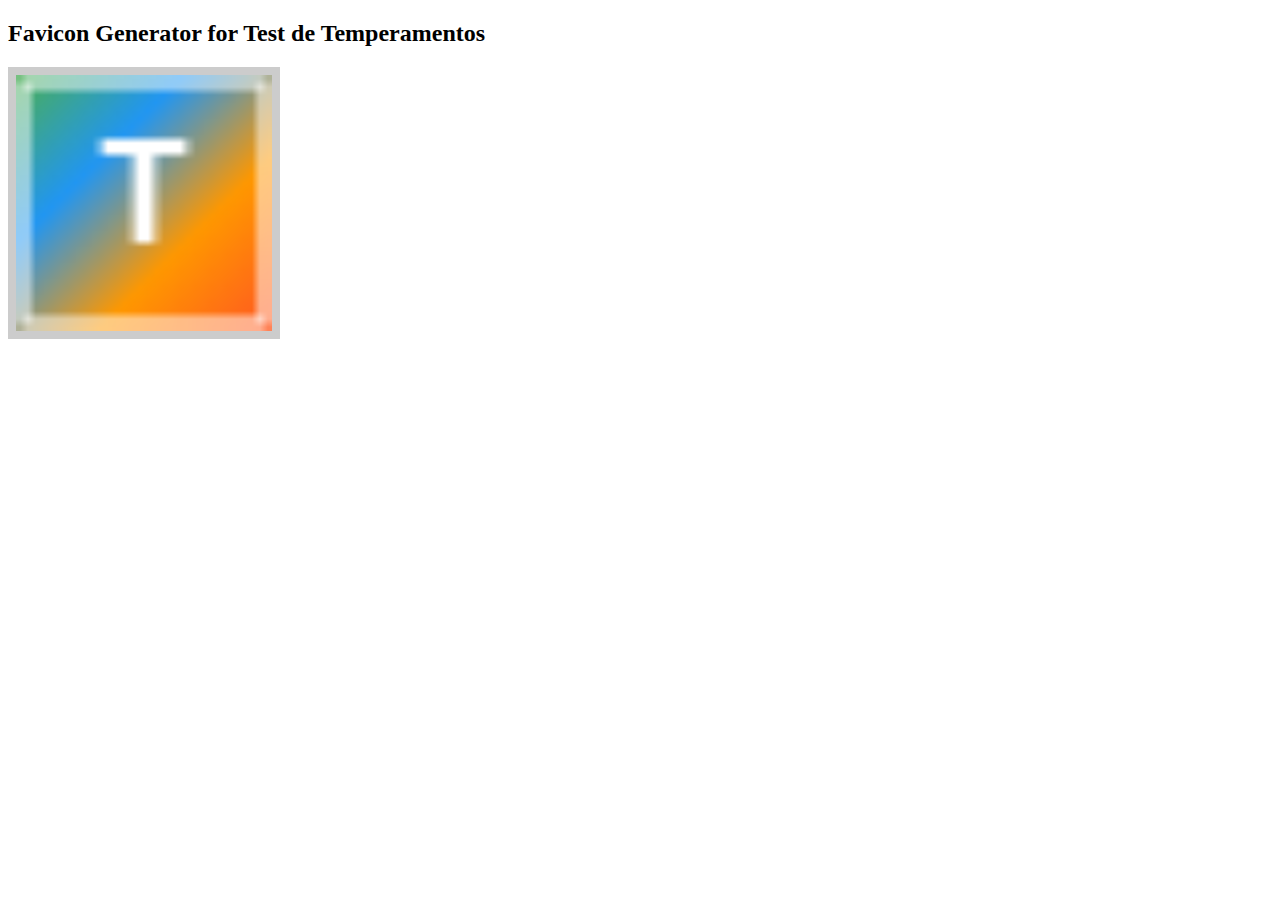
<file: create-favicons.html>
<!DOCTYPE html>
<html>
<head>
    <title>Favicon Generator</title>
</head>
<body>
    <h2>Favicon Generator for Test de Temperamentos</h2>
    <canvas id="canvas" width="32" height="32" style="border: 1px solid #ccc; transform: scale(8); transform-origin: 0 0;"></canvas>
    
    <script>
        const canvas = document.getElementById('canvas');
        const ctx = canvas.getContext('2d');
        
        // Create gradient background
        const gradient = ctx.createLinearGradient(0, 0, 32, 32);
        gradient.addColorStop(0, '#4CAF50');
        gradient.addColorStop(0.33, '#2196F3');
        gradient.addColorStop(0.66, '#FF9800');
        gradient.addColorStop(1, '#FF5722');
        
        // Background
        ctx.fillStyle = gradient;
        ctx.fillRect(0, 0, 32, 32);
        
        // White border
        ctx.strokeStyle = '#ffffff';
        ctx.lineWidth = 1;
        ctx.strokeRect(1, 1, 30, 30);
        
        // Brain symbol
        ctx.fillStyle = '#ffffff';
        ctx.font = 'bold 20px Arial';
        ctx.textAlign = 'center';
        ctx.textBaseline = 'middle';
        ctx.fillText('🧠', 16, 16);
        
        // Generate PNG
        const link = document.createElement('a');
        link.download = 'favicon.png';
        link.href = canvas.toDataURL();
        link.click();
        
        // Also create a simpler version with just initials
        ctx.clearRect(0, 0, 32, 32);
        ctx.fillStyle = gradient;
        ctx.fillRect(0, 0, 32, 32);
        ctx.strokeStyle = '#ffffff';
        ctx.lineWidth = 1;
        ctx.strokeRect(1, 1, 30, 30);
        
        ctx.fillStyle = '#ffffff';
        ctx.font = 'bold 18px Arial';
        ctx.textAlign = 'center';
        ctx.textBaseline = 'middle';
        ctx.fillText('T', 16, 16);
        
        const link2 = document.createElement('a');
        link2.download = 'favicon-simple.png';
        link2.href = canvas.toDataURL();
        link2.click();
    </script>
</body>
</html>
</file>
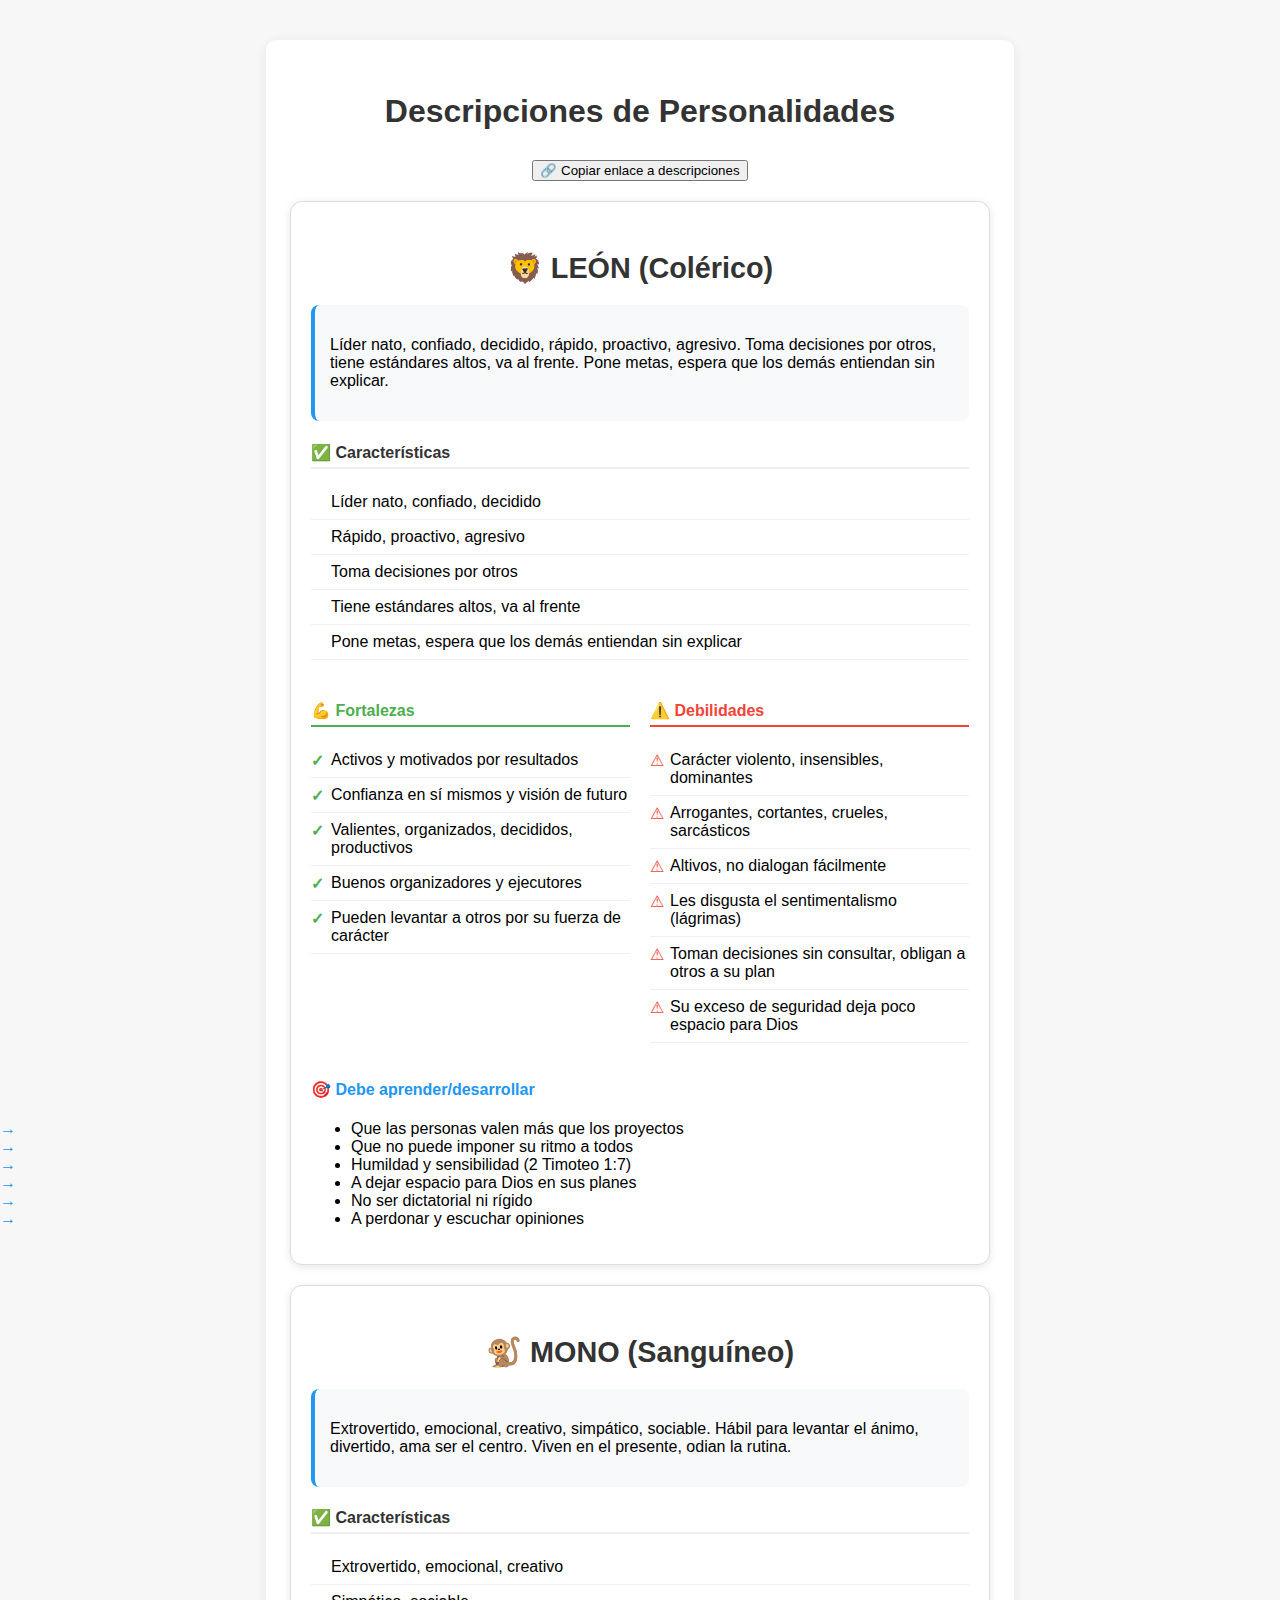
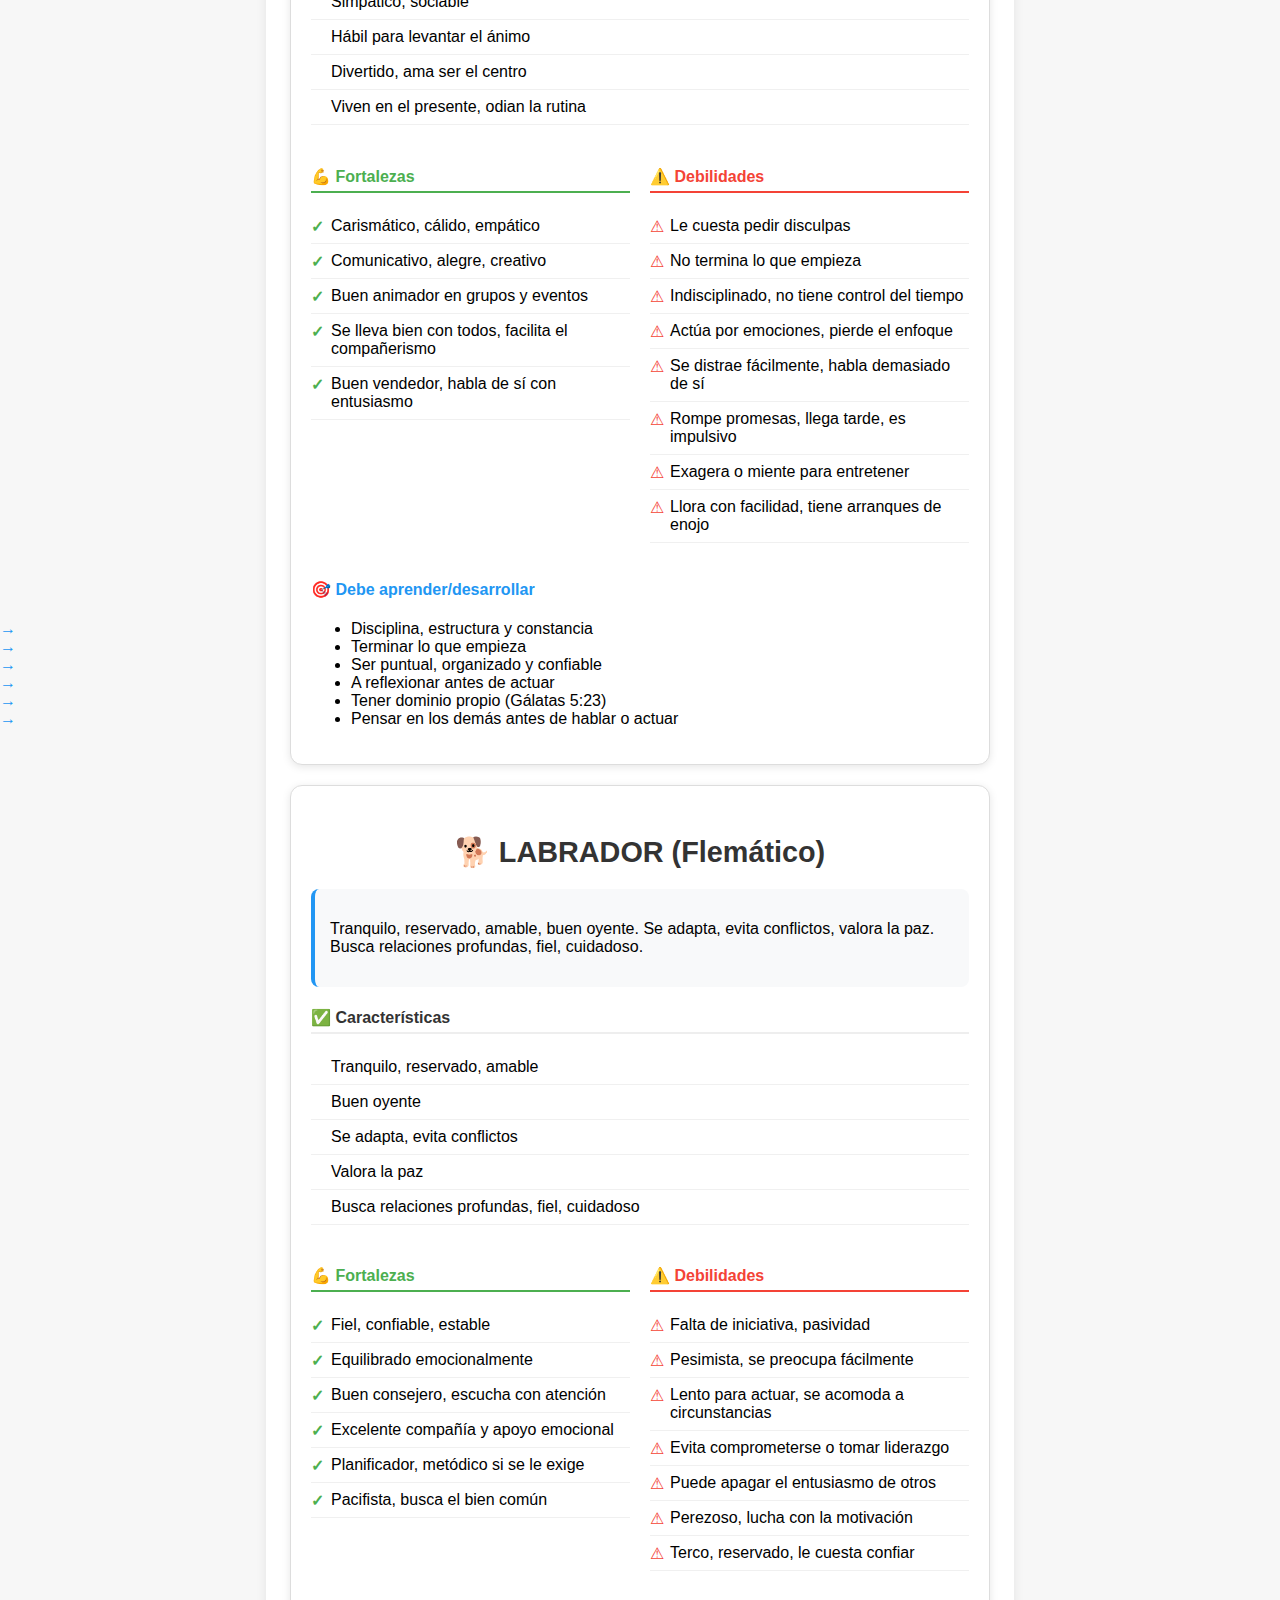
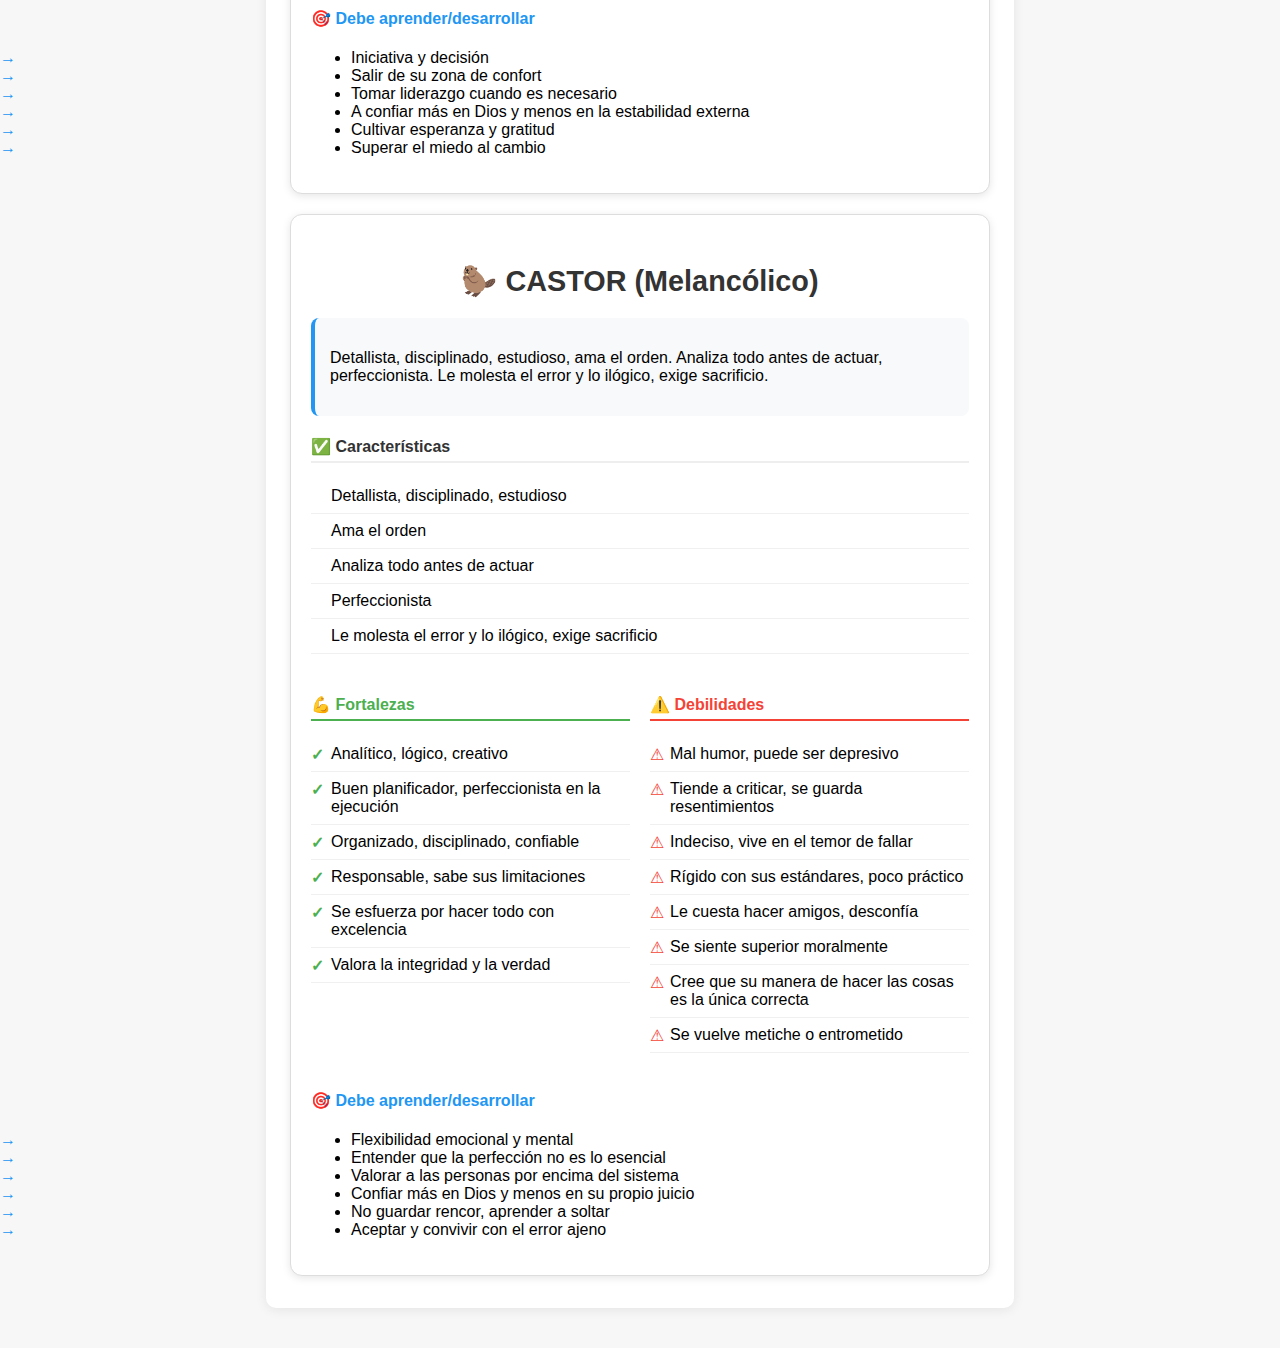
<file: descriptions.html>
<!DOCTYPE html>
<html lang="es">
  <head>
  <meta charset="UTF-8">
  <meta name="viewport" content="width=device-width, initial-scale=1.0">
  <title>Descripciones - Test de Personalidades</title>
  <meta name="description" content="Descripciones de los temperamentos">
  <link rel="stylesheet" href="style.css?v=20250812-1">
  <script defer src="data.js?v=20250812-1"></script>
  <script defer src="descriptions.js?v=20250812-1"></script>
  </head>
  <body>
    <div class="container">
      <h1>Descripciones de Personalidades</h1>
      <div style="text-align:center;margin-bottom:12px;">
        <button id="btn-copy-info-link" class="share-btn" type="button">🔗 Copiar enlace a descripciones</button>
      </div>
      <div id="info-list"></div>
    </div>
  </body>
  </html>
</file>
<file: style.css>
body {
  font-family: Arial, sans-serif;
  background: #f7f7f7;
  margin: 0;
  padding: 0;
}
.container {
  max-width: 700px;
  margin: 40px auto;
  background: #fff;
  padding: 32px 24px;
  border-radius: 10px;
  box-shadow: 0 2px 12px rgba(0,0,0,0.08);
}
h1 {
  text-align: center;
  color: #333;
  margin-bottom: 30px;
}

/* Barra de progreso */
#progress-bar {
  background: #e0e0e0;
  border-radius: 10px;
  height: 20px;
  margin-bottom: 30px;
  position: relative;
  overflow: hidden;
}
#progress-fill {
  background: linear-gradient(90deg, #4caf50, #2196f3);
  height: 100%;
  border-radius: 10px;
  transition: width 0.3s ease;
  width: 0%;
}
#progress-text {
  position: absolute;
  top: 50%;
  left: 50%;
  transform: translate(-50%, -50%);
  font-size: 12px;
  font-weight: bold;
  color: #555;
}

/* Contenedor de pregunta */
#question-container {
  text-align: center;
  margin-bottom: 40px;
}
#current-question {
  font-size: 1.4em;
  color: #444;
  margin-bottom: 30px;
  line-height: 1.5;
}

/* Escala de respuesta */
.scale-container {
  max-width: 500px;
  margin: 0 auto;
  text-align: center;
}

/* Eliminados los scale-labels para simplificar la interfaz */

.slider-container {
  position: relative;
  margin: 20px 0;
}

#answer-slider {
  width: 100%;
  height: 8px;
  border-radius: 5px;
  background: linear-gradient(to right, #ff5722 0%, #ff9800 33%, #4caf50 66%, #2196f3 100%);
  outline: none;
  -webkit-appearance: none;
  cursor: pointer;
}

#answer-slider::-webkit-slider-thumb {
  appearance: none;
  width: 25px;
  height: 25px;
  border-radius: 50%;
  background: white;
  border: 3px solid #2196f3;
  cursor: pointer;
  box-shadow: 0 2px 6px rgba(0,0,0,0.2);
  transition: all 0.2s ease;
}

#answer-slider::-webkit-slider-thumb:hover {
  transform: scale(1.2);
  box-shadow: 0 4px 12px rgba(0,0,0,0.3);
}

#answer-slider::-moz-range-thumb {
  width: 25px;
  height: 25px;
  border-radius: 50%;
  background: white;
  border: 3px solid #2196f3;
  cursor: pointer;
  box-shadow: 0 2px 6px rgba(0,0,0,0.2);
}

.slider-values {
  display: flex;
  justify-content: space-between;
  margin-top: 15px;
  position: relative;
  gap: 8px;
}

.value-label {
  min-width: 80px;
  padding: 8px 12px;
  border-radius: 20px;
  background: #f0f0f0;
  display: flex;
  align-items: center;
  justify-content: center;
  font-weight: 500;
  font-size: 0.85em;
  color: #666;
  transition: all 0.3s ease;
  cursor: pointer;
  user-select: none;
  border: 2px solid transparent;
}

.value-label.active {
  background: #2196f3;
  color: white;
  transform: scale(1.05);
  border-color: #1976d2;
  font-weight: bold;
}

.value-label:hover {
  background: #e3f2fd;
  color: #1976d2;
  border-color: #2196f3;
}

.current-selection {
  margin: 20px 0;
  font-size: 1.2em;
  font-weight: bold;
  color: #2196f3;
}

.navigation-buttons {
  display: flex;
  gap: 15px;
  justify-content: center;
  margin-top: 20px;
}

.next-btn, .prev-btn {
  border: none;
  padding: 15px 30px;
  border-radius: 25px;
  font-size: 1.1em;
  font-weight: bold;
  cursor: pointer;
  transition: all 0.3s ease;
  min-width: 140px;
}

.next-btn {
  background: linear-gradient(135deg, #2196f3, #1976d2);
  color: white;
  box-shadow: 0 4px 15px rgba(33, 150, 243, 0.3);
}

.next-btn:hover {
  transform: translateY(-2px);
  box-shadow: 0 6px 20px rgba(33, 150, 243, 0.4);
}

.prev-btn {
  background: linear-gradient(135deg, #757575, #616161);
  color: white;
  box-shadow: 0 4px 15px rgba(117, 117, 117, 0.3);
}

.prev-btn:hover {
  transform: translateY(-2px);
  box-shadow: 0 6px 20px rgba(117, 117, 117, 0.4);
}

.prev-btn:disabled {
  background: #e0e0e0;
  color: #9e9e9e;
  cursor: not-allowed;
  transform: none;
  box-shadow: none;
}

.next-btn:active, .prev-btn:active {
  transform: translateY(0);
}
#result {
  text-align: left;
  font-size: 1em;
  margin-top: 24px;
  display: none;
}

/* Estilos para el resultado */
.resultado-container {
  max-width: 100%;
}
.resultado-container h2, .resultado-container h3 {
  text-align: center;
  margin-bottom: 20px;
}

/* Resumen de puntajes */
.puntajes-resumen {
  display: grid;
  grid-template-columns: repeat(auto-fit, minmax(150px, 1fr));
  gap: 10px;
  margin: 20px 0;
}
.puntaje-item {
  background: #f5f5f5;
  padding: 15px;
  border-radius: 8px;
  text-align: center;
  cursor: pointer;
  transition: all 0.3s ease;
  border: 2px solid transparent;
}
.puntaje-item:hover {
  background: #e8f5e8;
  transform: translateY(-2px);
}
.puntaje-item.principal {
  background: linear-gradient(135deg, #ffd700, #ffed4e);
  border-color: #f39c12;
}
.puntaje-item.seleccionado {
  border-color: #2196f3;
  background: #e3f2fd;
}
.puntaje-item .emoji {
  font-size: 2em;
  display: block;
  margin-bottom: 5px;
}
.puntaje-item .nombre {
  font-weight: bold;
  display: block;
  margin-bottom: 5px;
}
.puntaje-item .puntos {
  color: #666;
  font-size: 0.9em;
  display: block;
}
.puntaje-item .posicion {
  position: absolute;
  top: 5px;
  right: 5px;
  background: rgba(0,0,0,0.7);
  color: white;
  padding: 2px 6px;
  border-radius: 10px;
  font-size: 0.7em;
}
.puntaje-item {
  position: relative;
}

/* Detalle del temperamento */
.detalle-card {
  background: white;
  border: 1px solid #ddd;
  border-radius: 12px;
  padding: 20px;
  margin-top: 20px;
  box-shadow: 0 2px 8px rgba(0,0,0,0.1);
}
.detalle-card.principal {
  border-color: #ffd700;
  background: linear-gradient(135deg, #fff8e1, #ffffff);
}
.detalle-header {
  text-align: center;
  margin-bottom: 20px;
  position: relative;
}
.detalle-header h3 {
  font-size: 1.8em;
  margin-bottom: 10px;
  color: #333;
}
.badge-posicion {
  background: #e0e0e0;
  padding: 5px 12px;
  border-radius: 20px;
  font-size: 0.8em;
  font-weight: bold;
  color: #666;
}
.badge-posicion.principal {
  background: linear-gradient(135deg, #ffd700, #ffed4e);
  color: #b8860b;
}
.puntaje-grande {
  font-size: 1.2em;
  font-weight: bold;
  color: #2196f3;
  margin-top: 10px;
}

.descripcion-general {
  background: #f8f9fa;
  padding: 15px;
  border-radius: 8px;
  margin-bottom: 20px;
  border-left: 4px solid #2196f3;
}

.caracteristicas-grid {
  margin-bottom: 20px;
}

.fortalezas-debilidades {
  display: grid;
  grid-template-columns: 1fr 1fr;
  gap: 20px;
  margin-bottom: 20px;
}

.columna h4 {
  color: #333;
  margin-bottom: 10px;
  border-bottom: 2px solid #eee;
  padding-bottom: 5px;
}
.fortalezas h4 {
  color: #4caf50;
  border-bottom-color: #4caf50;
}
.debilidades h4 {
  color: #f44336;
  border-bottom-color: #f44336;
}

.columna ul {
  list-style: none;
  padding: 0;
}
.columna li {
  padding: 8px 0;
  border-bottom: 1px solid #f0f0f0;
  position: relative;
  padding-left: 20px;
}
.fortalezas li:before {
  content: "✓";
  color: #4caf50;
  font-weight: bold;
  position: absolute;
  left: 0;
}
.debilidades li:before {
  content: "⚠";
  color: #f44336;
  position: absolute;
  left: 0;
}

.desarrollo h4 {
  color: #2196f3;
  border-bottom-color: #2196f3;
}
.desarrollo li:before {
  content: "→";
  color: #2196f3;
  font-weight: bold;
  position: absolute;
  left: 0;
}

.btn-reiniciar {
  display: block;
  margin: 30px auto 0 auto;
  padding: 12px 24px;
  background: #2196f3;
  color: white;
  border: none;
  border-radius: 8px;
  cursor: pointer;
  font-size: 1.1em;
  transition: background 0.3s ease;
}
.btn-reiniciar:hover {
  background: #1976d2;
}

/* Responsive */
@media (max-width: 768px) {
  .fortalezas-debilidades {
    grid-template-columns: 1fr;
  }
  .puntajes-resumen {
    grid-template-columns: repeat(2, 1fr);
  }
  .slider-values {
    flex-wrap: wrap;
    gap: 5px;
  }
  .value-label {
    min-width: 70px;
    font-size: 0.8em;
    padding: 6px 8px;
  }
}
</file>
